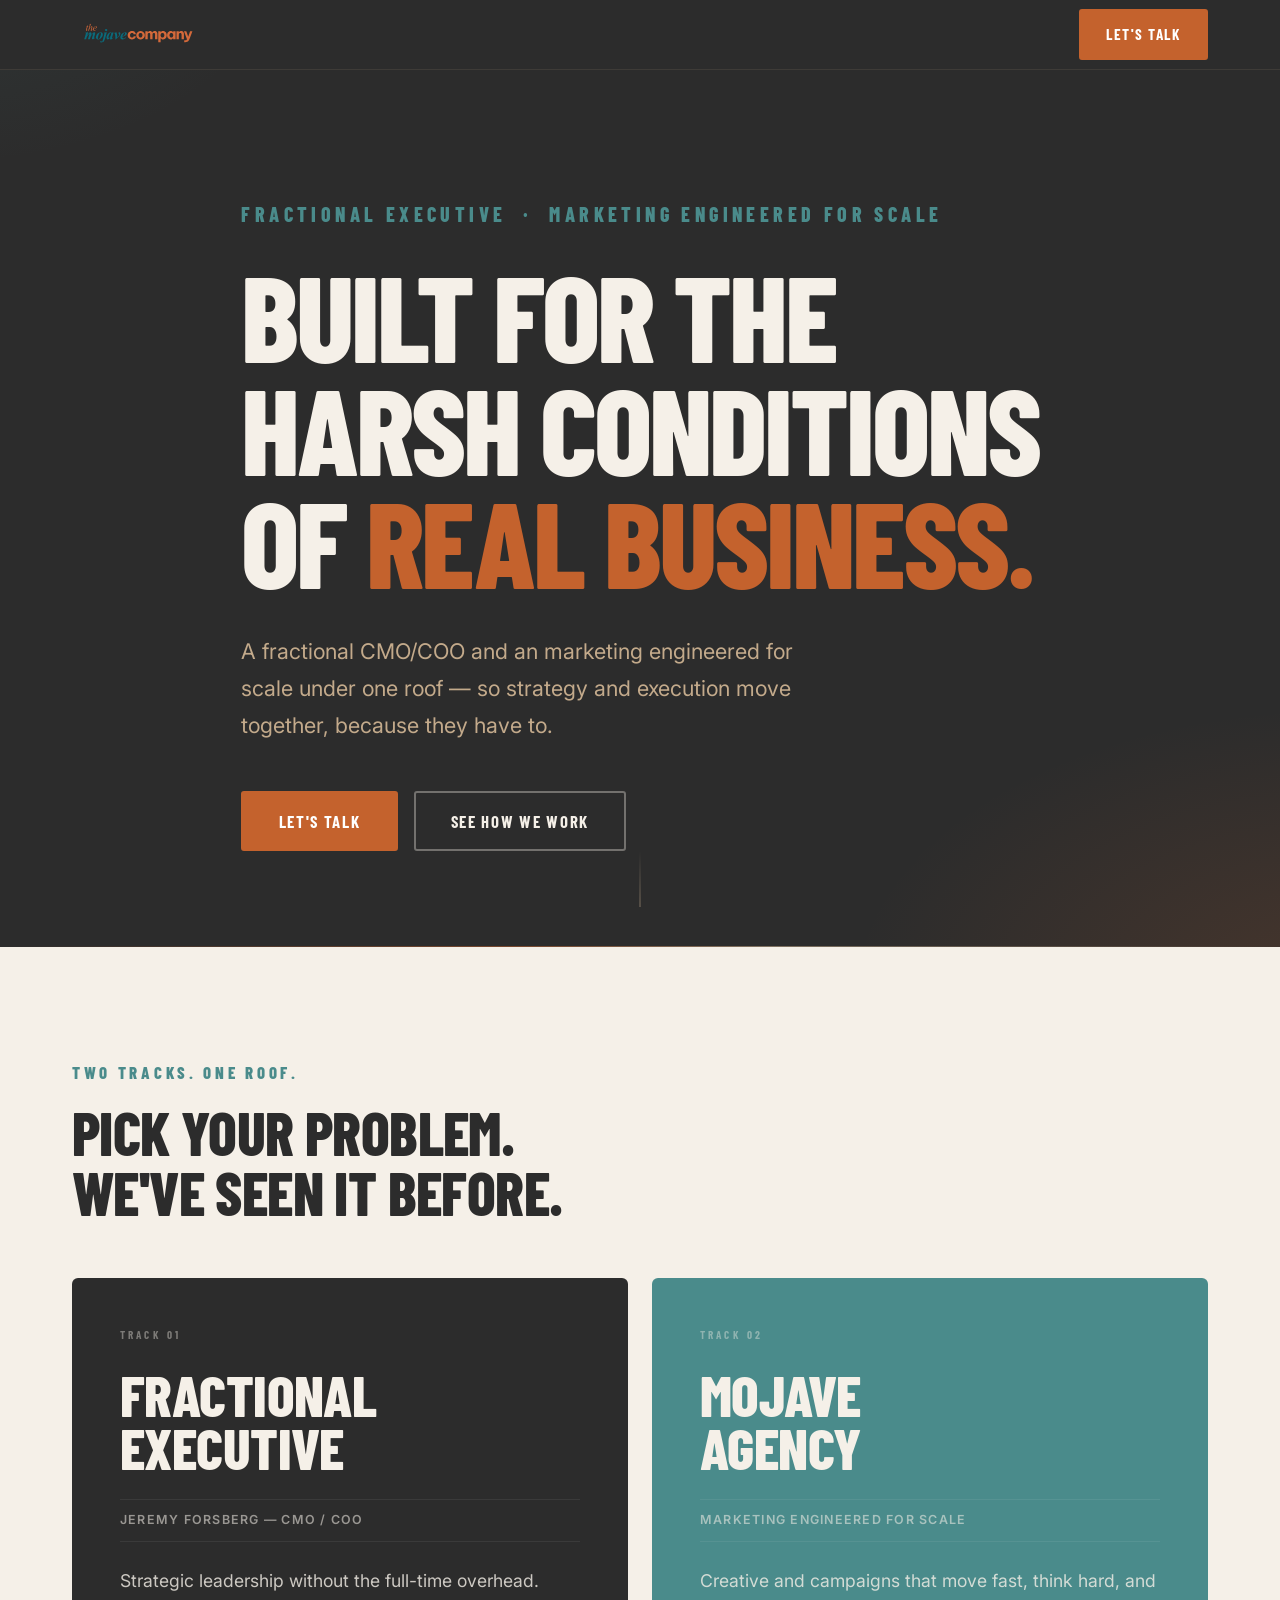
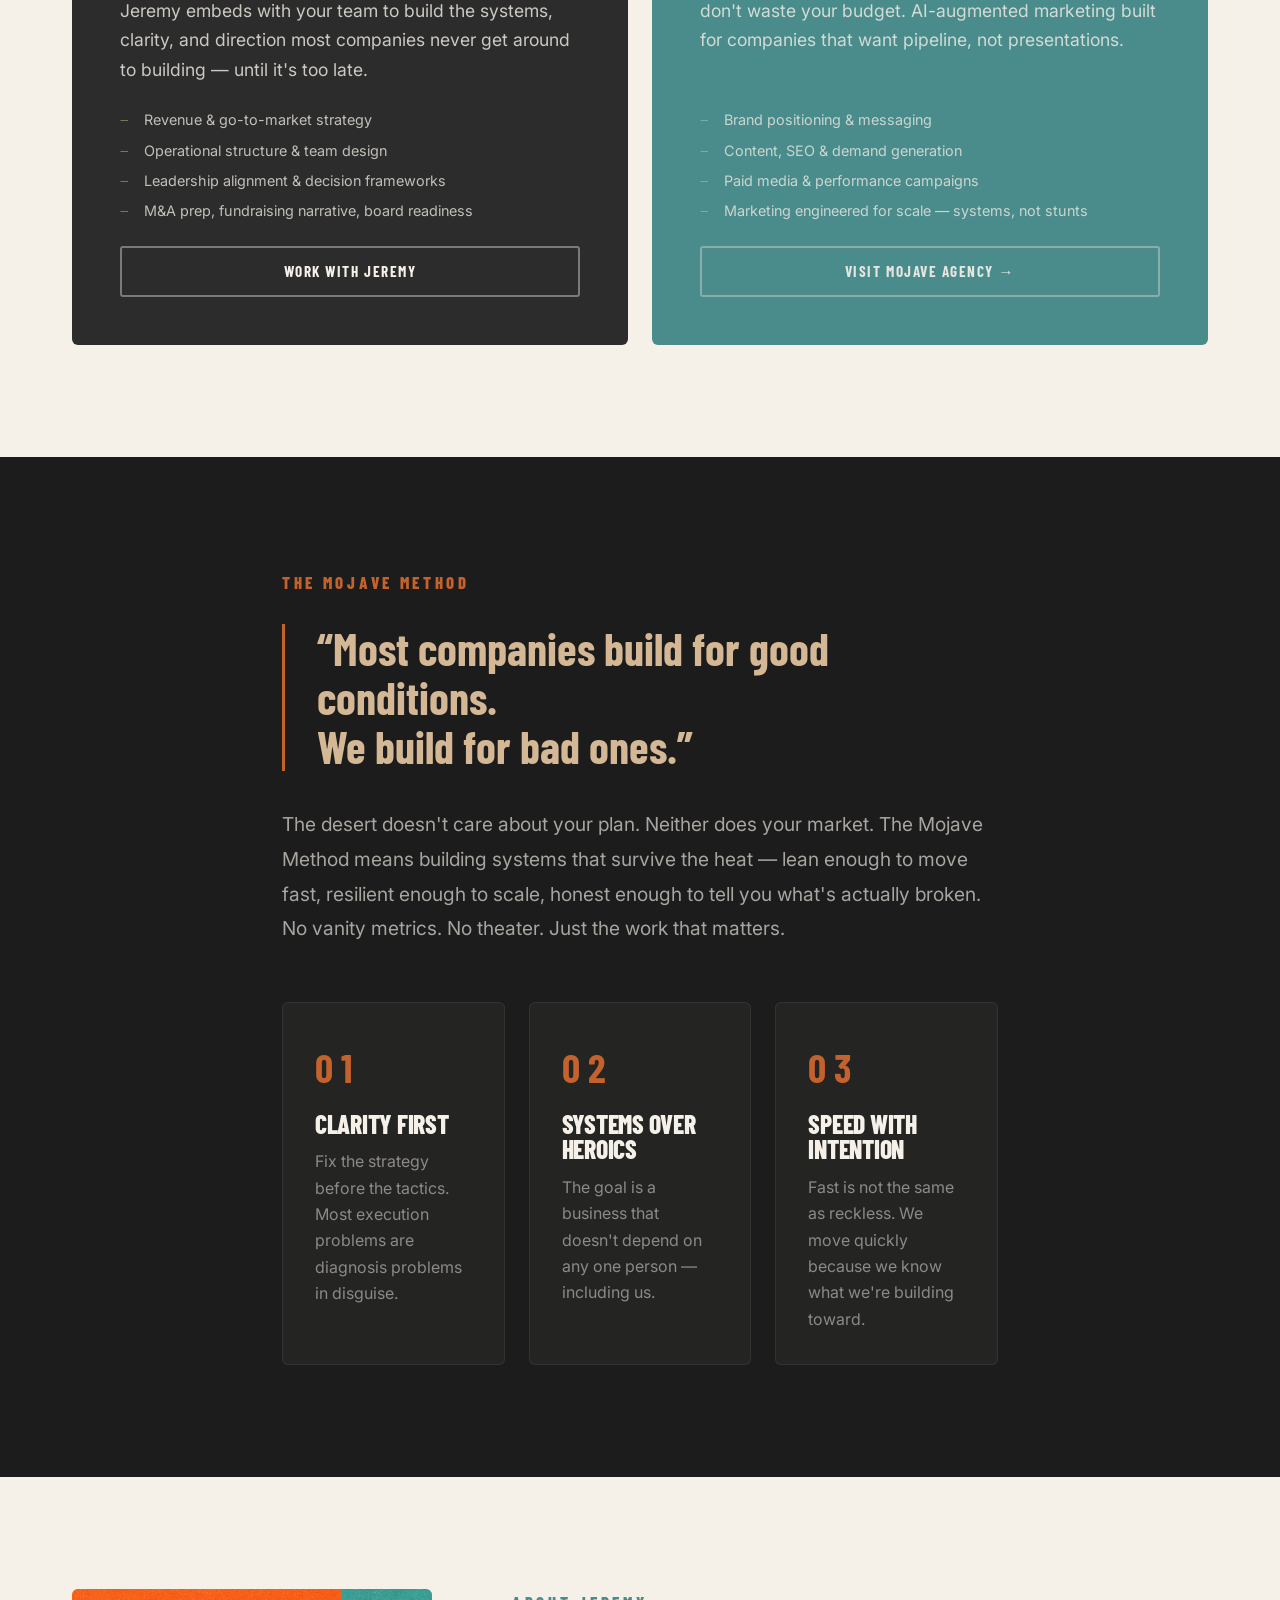
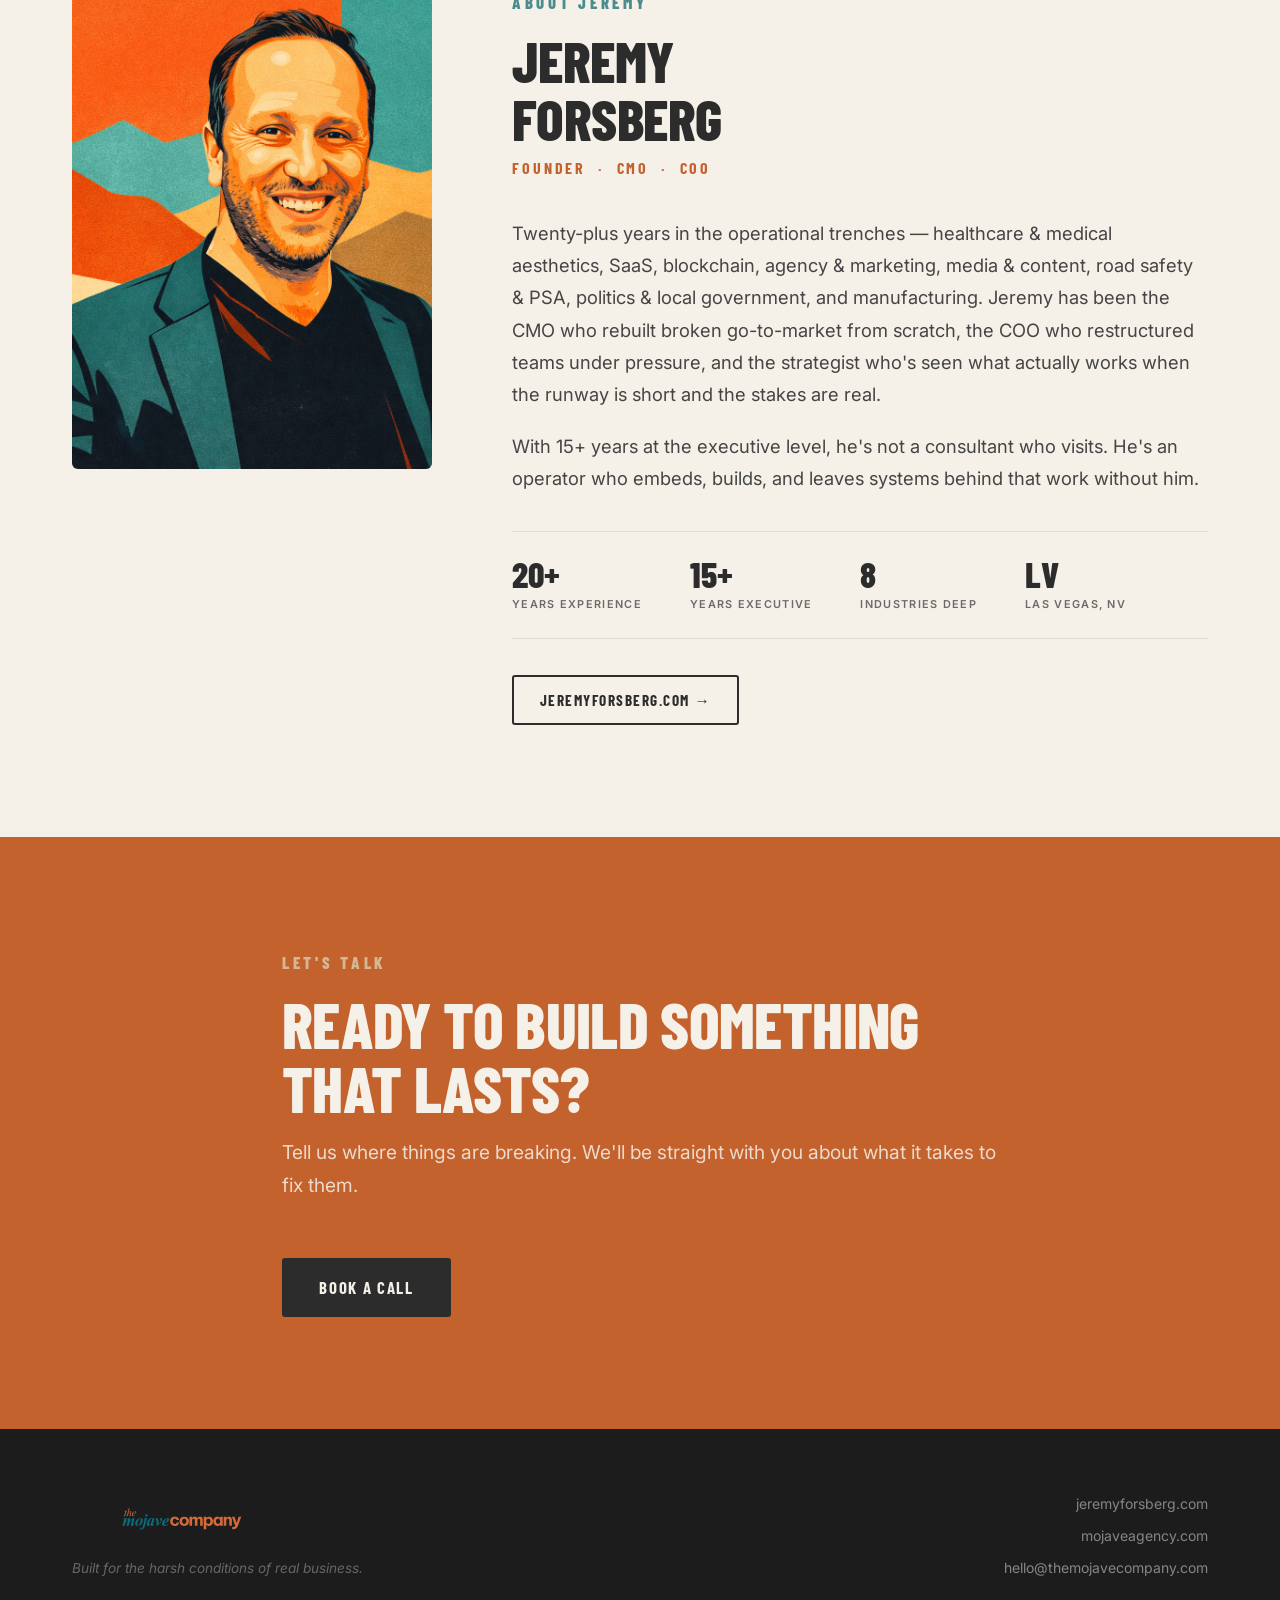
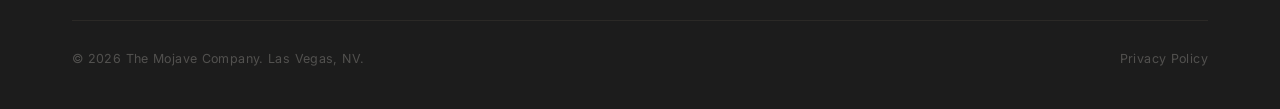
<file: index.html>
<!DOCTYPE html>
<html lang="en">
<head>
  <!-- Google Tag Manager -->
  <script>(function(w,d,s,l,i){w[l]=w[l]||[];w[l].push({'gtm.start':
  new Date().getTime(),event:'gtm.js'});var f=d.getElementsByTagName(s)[0],
  j=d.createElement(s),dl=l!='dataLayer'?'&l='+l:'';j.async=true;j.src=
  'https://www.googletagmanager.com/gtm.js?id='+i+dl;f.parentNode.insertBefore(j,f);
  })(window,document,'script','dataLayer','GTM-WJ6TGWSC');</script>
  <!-- End Google Tag Manager -->
  <meta charset="UTF-8">
  <meta name="viewport" content="width=device-width, initial-scale=1.0">
  <title>The Mojave Company — Fractional CMO/COO &amp; Marketing Engineered for Scale</title>
  <meta name="description" content="Fractional executive leadership and marketing engineered for scale under one roof. Built for the harsh conditions of real business. Las Vegas, NV.">
  <meta property="og:title" content="The Mojave Company">
  <meta property="og:description" content="Built for the harsh conditions of real business.">
  <meta property="og:url" content="https://themojavecompany.com">
  <link rel="preconnect" href="https://fonts.googleapis.com">
  <link rel="preconnect" href="https://fonts.gstatic.com" crossorigin>
  <link href="https://fonts.googleapis.com/css2?family=Barlow+Condensed:ital,wght@0,400;0,600;0,700;0,800;1,700&family=Inter:wght@400;500;600&display=swap" rel="stylesheet">
  <link rel="stylesheet" href="style.css">
  <link rel="icon" type="image/png" href="assets/mojave-m.png">
  <link rel="apple-touch-icon" href="assets/mojave-m.png">
</head>
<body>
  <!-- Google Tag Manager (noscript) -->
  <noscript><iframe src="https://www.googletagmanager.com/ns.html?id=GTM-WJ6TGWSC"
  height="0" width="0" style="display:none;visibility:hidden"></iframe></noscript>
  <!-- End Google Tag Manager (noscript) -->

  <!-- ================================
       NAV
       ================================ -->
  <nav class="nav" id="nav">
    <div class="nav__inner">
      <a href="#hero" class="nav__logo">
        <div class="nav__logo-wrap">
          <img src="assets/mojavecompany-logo.svg" alt="The Mojave Company" class="nav__logo-img">
        </div>
      </a>
      <a href="#contact" class="btn btn--primary">Let's Talk</a>
    </div>
  </nav>

  <!-- ================================
       HERO
       ================================ -->
  <section class="hero" id="hero">
    <div class="hero__bg"></div>
    <div class="hero__inner">
      <p class="hero__eyebrow">Fractional Executive &nbsp;·&nbsp; Marketing Engineered for Scale</p>
      <h1 class="hero__headline">
        Built for the<br>
        Harsh Conditions<br>
        of <em>Real Business.</em>
      </h1>
      <p class="hero__subhead">
        A fractional CMO/COO and an marketing engineered for scale under one roof —
        so strategy and execution move together, because they have to.
      </p>
      <div class="hero__actions">
        <a href="#contact" class="btn btn--primary btn--lg">Let's Talk</a>
        <a href="#services" class="btn btn--ghost btn--lg">See How We Work</a>
      </div>
    </div>
    <div class="hero__scroll" aria-hidden="true">
      <span></span>
    </div>
  </section>

  <!-- ================================
       SERVICES
       ================================ -->
  <section class="services" id="services">
    <div class="container">
      <div class="services__header">
        <p class="section__label">Two Tracks. One Roof.</p>
        <h2 class="section__title">Pick Your Problem.<br>We've Seen It Before.</h2>
      </div>
      <div class="services__grid">

        <!-- Track 01: Fractional Executive -->
        <div class="service-card service-card--exec">
          <div class="service-card__track">Track 01</div>
          <h3 class="service-card__title">Fractional<br>Executive</h3>
          <div class="service-card__meta">Jeremy Forsberg &mdash; CMO / COO</div>
          <p class="service-card__desc">
            Strategic leadership without the full-time overhead. Jeremy embeds with your team
            to build the systems, clarity, and direction most companies never get around to
            building — until it's too late.
          </p>
          <ul class="service-card__list">
            <li>Revenue &amp; go-to-market strategy</li>
            <li>Operational structure &amp; team design</li>
            <li>Leadership alignment &amp; decision frameworks</li>
            <li>M&amp;A prep, fundraising narrative, board readiness</li>
          </ul>
          <a href="#contact" class="btn btn--outline-light">Work with Jeremy</a>
        </div>

        <!-- Track 02: Mojave Agency -->
        <div class="service-card service-card--agency">
          <div class="service-card__track">Track 02</div>
          <h3 class="service-card__title">Mojave<br>Agency</h3>
          <div class="service-card__meta">Marketing Engineered for Scale</div>
          <p class="service-card__desc">
            Creative and campaigns that move fast, think hard, and don't waste your budget.
            AI-augmented marketing built for companies that want pipeline, not presentations.
          </p>
          <ul class="service-card__list">
            <li>Brand positioning &amp; messaging</li>
            <li>Content, SEO &amp; demand generation</li>
            <li>Paid media &amp; performance campaigns</li>
            <li>Marketing engineered for scale — systems, not stunts</li>
          </ul>
          <a href="https://mojaveagency.com" class="btn btn--outline-dark" target="_blank" rel="noopener">Visit Mojave Agency &rarr;</a>
        </div>

      </div>
    </div>
  </section>

  <!-- ================================
       THE MOJAVE METHOD
       ================================ -->
  <section class="method" id="method">
    <div class="container container--narrow">
      <p class="section__label section__label--accent">The Mojave Method</p>
      <blockquote class="method__quote">
        &ldquo;Most companies build for good conditions.<br>
        We build for bad ones.&rdquo;
      </blockquote>
      <p class="method__body">
        The desert doesn't care about your plan. Neither does your market. The Mojave Method
        means building systems that survive the heat — lean enough to move fast, resilient
        enough to scale, honest enough to tell you what's actually broken. No vanity metrics.
        No theater. Just the work that matters.
      </p>
      <div class="method__pillars">
        <div class="method__pillar">
          <span class="method__pillar-num">01</span>
          <h4 class="method__pillar-title">Clarity First</h4>
          <p class="method__pillar-body">Fix the strategy before the tactics. Most execution problems are diagnosis problems in disguise.</p>
        </div>
        <div class="method__pillar">
          <span class="method__pillar-num">02</span>
          <h4 class="method__pillar-title">Systems Over Heroics</h4>
          <p class="method__pillar-body">The goal is a business that doesn't depend on any one person — including us.</p>
        </div>
        <div class="method__pillar">
          <span class="method__pillar-num">03</span>
          <h4 class="method__pillar-title">Speed with Intention</h4>
          <p class="method__pillar-body">Fast is not the same as reckless. We move quickly because we know what we're building toward.</p>
        </div>
      </div>
    </div>
  </section>

  <!-- ================================
       ABOUT / CREDIBILITY
       ================================ -->
  <section class="about" id="about">
    <div class="container">
      <div class="about__grid">
        <div class="about__image-wrap">
          <img
            src="assets/jeremy-mojave.png"
            alt="Jeremy Forsberg"
            class="about__photo"
          >
        </div>
        <div class="about__content">
          <p class="section__label">About Jeremy</p>
          <h2 class="about__name">Jeremy<br>Forsberg</h2>
          <p class="about__role">Founder &nbsp;·&nbsp; CMO &nbsp;·&nbsp; COO</p>
          <p class="about__body">
            Twenty-plus years in the operational trenches — healthcare &amp; medical aesthetics,
            SaaS, blockchain, agency &amp; marketing, media &amp; content, road safety &amp; PSA,
            politics &amp; local government, and manufacturing.
            Jeremy has been the CMO who rebuilt broken go-to-market from scratch, the COO
            who restructured teams under pressure, and the strategist who's seen what
            actually works when the runway is short and the stakes are real.
          </p>
          <p class="about__body">
            With 15+ years at the executive level, he's not a consultant who visits.
            He's an operator who embeds, builds, and leaves systems behind that work without him.
          </p>
          <div class="about__stats">
            <div class="about__stat">
              <span class="about__stat-num">20+</span>
              <span class="about__stat-label">Years Experience</span>
            </div>
            <div class="about__stat">
              <span class="about__stat-num">15+</span>
              <span class="about__stat-label">Years Executive</span>
            </div>
            <div class="about__stat">
              <span class="about__stat-num">8</span>
              <span class="about__stat-label">Industries Deep</span>
            </div>
            <div class="about__stat">
              <span class="about__stat-num">LV</span>
              <span class="about__stat-label">Las Vegas, NV</span>
            </div>
          </div>
          <a href="https://jeremyforsberg.com" class="btn btn--secondary" target="_blank" rel="noopener">jeremyforsberg.com &rarr;</a>
        </div>
      </div>
    </div>
  </section>

  <!-- ================================
       CTA / CONTACT
       ================================ -->
  <section class="contact" id="contact">
    <div class="container container--narrow">
      <p class="section__label section__label--light">Let's Talk</p>
      <h2 class="contact__headline">Ready to build something<br>that lasts?</h2>
      <p class="contact__subhead">
        Tell us where things are breaking. We'll be straight with you
        about what it takes to fix them.
      </p>

      <a href="https://calendly.com/jeremy-themojavecompany/30min" class="btn btn--submit btn--lg" target="_blank" rel="noopener">Book a Call</a>
    </div>
  </section>

  <!-- ================================
       FOOTER
       ================================ -->
  <footer class="footer">
    <div class="container">
      <div class="footer__inner">
        <div class="footer__brand">
          <div class="footer__logo-wrap">
            <img src="assets/mojavecompany-logo.svg" alt="The Mojave Company" class="footer__logo-img">
          </div>
          <span class="footer__tagline">Built for the harsh conditions of real business.</span>
        </div>
        <nav class="footer__links" aria-label="Footer navigation">
          <a href="https://jeremyforsberg.com" target="_blank" rel="noopener">jeremyforsberg.com</a>
          <a href="https://mojaveagency.com" target="_blank" rel="noopener">mojaveagency.com</a>
          <a href="mailto:hello@themojavecompany.com">hello@themojavecompany.com</a>
        </nav>
      </div>
      <div class="footer__bottom">
        <span>&copy; 2026 The Mojave Company. Las Vegas, NV.</span>
        <a href="privacy.html">Privacy Policy</a>
      </div>
    </div>
  </footer>

</body>
</html>
</file>
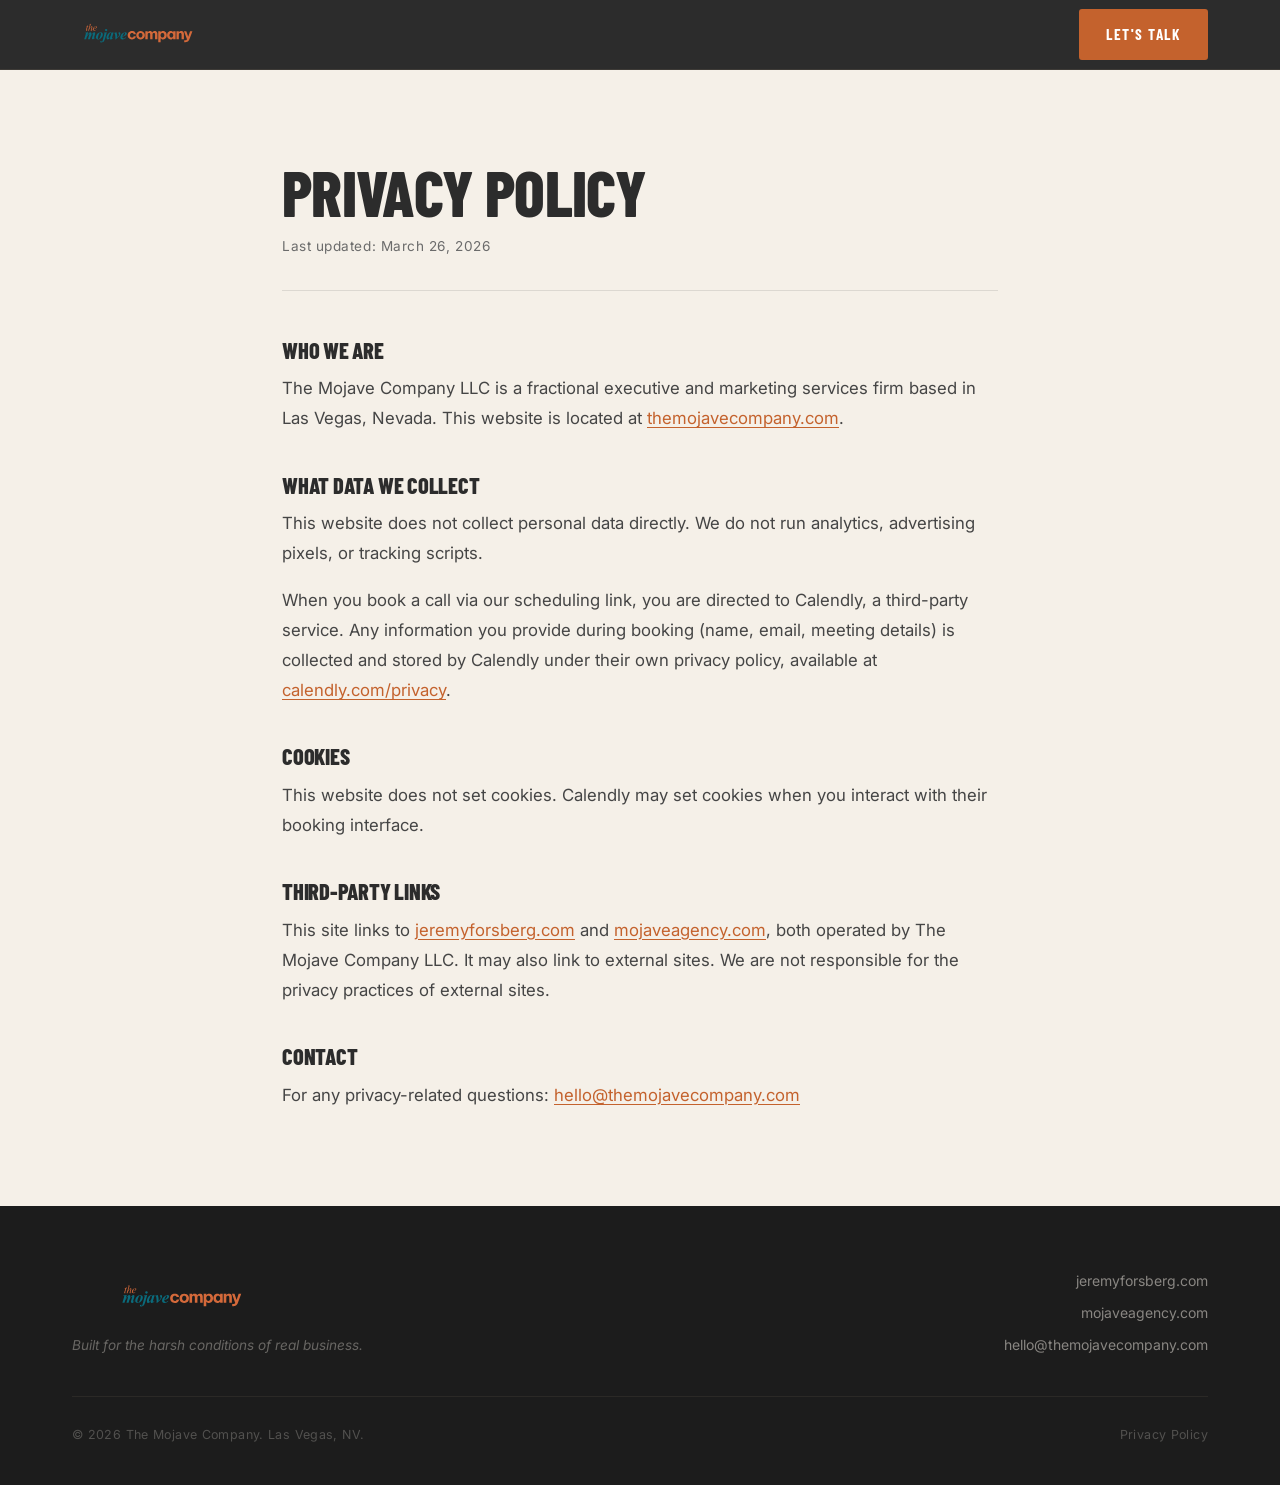
<file: privacy.html>
<!DOCTYPE html>
<html lang="en">
<head>
  <!-- Google Tag Manager -->
  <script>(function(w,d,s,l,i){w[l]=w[l]||[];w[l].push({'gtm.start':
  new Date().getTime(),event:'gtm.js'});var f=d.getElementsByTagName(s)[0],
  j=d.createElement(s),dl=l!='dataLayer'?'&l='+l:'';j.async=true;j.src=
  'https://www.googletagmanager.com/gtm.js?id='+i+dl;f.parentNode.insertBefore(j,f);
  })(window,document,'script','dataLayer','GTM-WJ6TGWSC');</script>
  <!-- End Google Tag Manager -->
  <meta charset="UTF-8">
  <meta name="viewport" content="width=device-width, initial-scale=1.0">
  <title>Privacy Policy — The Mojave Company</title>
  <meta name="description" content="Privacy policy for The Mojave Company LLC.">
  <link rel="preconnect" href="https://fonts.googleapis.com">
  <link rel="preconnect" href="https://fonts.gstatic.com" crossorigin>
  <link href="https://fonts.googleapis.com/css2?family=Barlow+Condensed:ital,wght@0,400;0,600;0,700;0,800;1,700&family=Inter:wght@400;500;600&display=swap" rel="stylesheet">
  <link rel="stylesheet" href="style.css">
  <link rel="icon" type="image/png" href="assets/mojave-m.png">
  <link rel="apple-touch-icon" href="assets/mojave-m.png">
  <style>
    .privacy {
      padding: 10rem 0 6rem;
      min-height: 100vh;
    }
    .privacy__header {
      margin-bottom: 3rem;
      padding-bottom: 2rem;
      border-bottom: 1px solid rgba(44, 44, 44, 0.12);
    }
    .privacy__title {
      font-size: clamp(2.5rem, 5vw, 4rem);
      margin-bottom: 0.75rem;
    }
    .privacy__updated {
      font-size: 0.85rem;
      color: var(--muted);
      letter-spacing: 0.04em;
    }
    .privacy__body {
      display: flex;
      flex-direction: column;
      gap: 2.5rem;
    }
    .privacy__section h2 {
      font-size: 1.4rem;
      margin-bottom: 0.75rem;
      color: var(--charcoal);
    }
    .privacy__section p {
      font-size: 1.05rem;
      line-height: 1.8;
      color: #454545;
    }
    .privacy__section p + p {
      margin-top: 1rem;
    }
    .privacy__section a {
      color: var(--burnt-orange);
      text-decoration: underline;
      text-underline-offset: 3px;
    }
    .privacy__section a:hover {
      opacity: 0.8;
    }
  </style>
</head>
<body>
  <!-- Google Tag Manager (noscript) -->
  <noscript><iframe src="https://www.googletagmanager.com/ns.html?id=GTM-WJ6TGWSC"
  height="0" width="0" style="display:none;visibility:hidden"></iframe></noscript>
  <!-- End Google Tag Manager (noscript) -->

  <!-- NAV -->
  <nav class="nav" id="nav">
    <div class="nav__inner">
      <a href="/" class="nav__logo">
        <div class="nav__logo-wrap">
          <img src="assets/mojavecompany-logo.svg" alt="The Mojave Company" class="nav__logo-img">
        </div>
      </a>
      <a href="/#contact" class="btn btn--primary">Let's Talk</a>
    </div>
  </nav>

  <!-- PRIVACY POLICY -->
  <main class="privacy">
    <div class="container container--narrow">

      <div class="privacy__header">
        <h1 class="privacy__title">Privacy Policy</h1>
        <p class="privacy__updated">Last updated: March 26, 2026</p>
      </div>

      <div class="privacy__body">

        <div class="privacy__section">
          <h2>Who we are</h2>
          <p>The Mojave Company LLC is a fractional executive and marketing services firm based in Las Vegas, Nevada. This website is located at <a href="https://themojavecompany.com">themojavecompany.com</a>.</p>
        </div>

        <div class="privacy__section">
          <h2>What data we collect</h2>
          <p>This website does not collect personal data directly. We do not run analytics, advertising pixels, or tracking scripts.</p>
          <p>When you book a call via our scheduling link, you are directed to Calendly, a third-party service. Any information you provide during booking (name, email, meeting details) is collected and stored by Calendly under their own privacy policy, available at <a href="https://calendly.com/privacy" target="_blank" rel="noopener">calendly.com/privacy</a>.</p>
        </div>

        <div class="privacy__section">
          <h2>Cookies</h2>
          <p>This website does not set cookies. Calendly may set cookies when you interact with their booking interface.</p>
        </div>

        <div class="privacy__section">
          <h2>Third-party links</h2>
          <p>This site links to <a href="https://jeremyforsberg.com" target="_blank" rel="noopener">jeremyforsberg.com</a> and <a href="https://mojaveagency.com" target="_blank" rel="noopener">mojaveagency.com</a>, both operated by The Mojave Company LLC. It may also link to external sites. We are not responsible for the privacy practices of external sites.</p>
        </div>

        <div class="privacy__section">
          <h2>Contact</h2>
          <p>For any privacy-related questions: <a href="mailto:hello@themojavecompany.com">hello@themojavecompany.com</a></p>
        </div>

      </div>
    </div>
  </main>

  <!-- FOOTER -->
  <footer class="footer">
    <div class="container">
      <div class="footer__inner">
        <div class="footer__brand">
          <div class="footer__logo-wrap">
            <img src="assets/mojavecompany-logo.svg" alt="The Mojave Company" class="footer__logo-img">
          </div>
          <span class="footer__tagline">Built for the harsh conditions of real business.</span>
        </div>
        <nav class="footer__links" aria-label="Footer navigation">
          <a href="https://jeremyforsberg.com" target="_blank" rel="noopener">jeremyforsberg.com</a>
          <a href="https://mojaveagency.com" target="_blank" rel="noopener">mojaveagency.com</a>
          <a href="mailto:hello@themojavecompany.com">hello@themojavecompany.com</a>
        </nav>
      </div>
      <div class="footer__bottom">
        <span>&copy; 2026 The Mojave Company. Las Vegas, NV.</span>
        <a href="privacy.html">Privacy Policy</a>
      </div>
    </div>
  </footer>

</body>
</html>
</file>
<file: style.css>
/* ============================================================
   THE MOJAVE COMPANY — style.css
   themojavecompany.com
   ============================================================ */

/* ── Custom Properties ─────────────────────────────────────── */
:root {
  --sand:         #D4B896;
  --charcoal:     #2C2C2C;
  --burnt-orange: #C4622D;
  --teal:         #4A8B8B;
  --off-white:    #F5F0E8;
  --dark:         #1C1C1C;
  --muted:        #6B6B6B;

  --font-heading: 'Barlow Condensed', sans-serif;
  --font-body:    'Inter', sans-serif;

  --max-w:        1200px;
  --max-w-narrow: 780px;

  --ease: 0.2s ease;
}

/* ── Reset ──────────────────────────────────────────────────── */
*, *::before, *::after {
  box-sizing: border-box;
  margin: 0;
  padding: 0;
}

html {
  scroll-behavior: smooth;
  font-size: 16px;
}

body {
  font-family: var(--font-body);
  color: var(--charcoal);
  background: var(--off-white);
  line-height: 1.6;
  -webkit-font-smoothing: antialiased;
  -moz-osx-font-smoothing: grayscale;
}

img {
  display: block;
  max-width: 100%;
}

a {
  color: inherit;
  text-decoration: none;
}

ul { list-style: none; }

h1, h2, h3, h4 {
  font-family: var(--font-heading);
  font-weight: 800;
  line-height: 1;
  text-transform: uppercase;
  letter-spacing: -0.01em;
}

/* ── Containers ─────────────────────────────────────────────── */
.container {
  max-width: var(--max-w);
  margin: 0 auto;
  padding: 0 2rem;
}

.container--narrow {
  max-width: var(--max-w-narrow);
  margin: 0 auto;
  padding: 0 2rem;
}

/* ── Section Labels ─────────────────────────────────────────── */
.section__label {
  display: block;
  font-family: var(--font-heading);
  font-size: 1.05rem;
  font-weight: 800;
  letter-spacing: 0.22em;
  text-transform: uppercase;
  color: var(--teal);
  margin-bottom: 1rem;
}

.section__label--accent { color: var(--burnt-orange); }
.section__label--light  { color: var(--sand); }

.section__title {
  font-size: clamp(2.5rem, 5vw, 3.75rem);
  margin-bottom: 3.5rem;
}

/* ── Buttons ────────────────────────────────────────────────── */
.btn {
  display: inline-block;
  font-family: var(--font-heading);
  font-size: 0.95rem;
  font-weight: 700;
  letter-spacing: 0.1em;
  text-transform: uppercase;
  padding: 0.7rem 1.6rem;
  border-radius: 3px;
  border: 2px solid transparent;
  cursor: pointer;
  transition: background var(--ease), color var(--ease), border-color var(--ease);
  white-space: nowrap;
  text-align: center;
}

.btn--lg   { font-size: 1.05rem; padding: 0.9rem 2.2rem; }
.btn--full { width: 100%; display: block; }

/* Primary — burnt orange fill */
.btn--primary {
  background: var(--burnt-orange);
  color: #fff;
  border-color: var(--burnt-orange);
}
.btn--primary:hover {
  background: #ad5426;
  border-color: #ad5426;
}

/* Ghost — for dark backgrounds */
.btn--ghost {
  background: transparent;
  color: var(--off-white);
  border-color: rgba(245, 240, 232, 0.35);
}
.btn--ghost:hover {
  background: rgba(245, 240, 232, 0.08);
  border-color: rgba(245, 240, 232, 0.7);
}

/* Outline light — on dark card */
.btn--outline-light {
  background: transparent;
  color: var(--off-white);
  border-color: rgba(245, 240, 232, 0.4);
}
.btn--outline-light:hover {
  background: var(--off-white);
  color: var(--charcoal);
}

/* Outline dark — on light card */
.btn--outline-dark {
  background: transparent;
  color: rgba(245, 240, 232, 0.9);
  border-color: rgba(245, 240, 232, 0.35);
}
.btn--outline-dark:hover {
  background: rgba(245, 240, 232, 0.12);
  border-color: rgba(245, 240, 232, 0.7);
}

/* Secondary — charcoal outline on light bg */
.btn--secondary {
  background: transparent;
  color: var(--charcoal);
  border-color: var(--charcoal);
}
.btn--secondary:hover {
  background: var(--charcoal);
  color: var(--off-white);
}

/* Submit — inside contact section */
.btn--submit {
  background: var(--charcoal);
  color: var(--off-white);
  border-color: var(--charcoal);
  margin-top: 0.5rem;
}
.btn--submit:hover {
  background: var(--dark);
  border-color: var(--dark);
}


/* ============================================================
   NAV
   ============================================================ */

.nav {
  position: fixed;
  top: 0;
  left: 0;
  right: 0;
  z-index: 200;
  height: 70px;
  background: var(--charcoal);
  border-bottom: 1px solid rgba(212, 184, 150, 0.1);
}

.nav__inner {
  max-width: var(--max-w);
  height: 100%;
  margin: 0 auto;
  padding: 0 2rem;
  display: flex;
  align-items: center;
  justify-content: space-between;
}

.nav__logo {
  display: flex;
  align-items: center;
}

.nav__logo-wrap {
  max-width: 200px;
  height: 50px;
  overflow: hidden;
}

.nav__logo-img {
  width: 100%;
  height: 100%;
  object-fit: contain;
  display: block;
}

@media (max-width: 640px) {
  .nav__logo-img { width: 110px; max-width: 110px; }
}


/* ============================================================
   HERO
   ============================================================ */

.hero {
  position: relative;
  min-height: 100svh;
  display: flex;
  align-items: center;
  background: var(--charcoal);
  overflow: hidden;
  padding-top: 70px;
}

/* Subtle warmth gradients — no image dependency */
.hero__bg {
  position: absolute;
  inset: 0;
  pointer-events: none;
  background:
    radial-gradient(ellipse 70% 55% at 105% 105%, rgba(196, 98, 45, 0.18) 0%, transparent 55%),
    radial-gradient(ellipse 55% 45% at -5%  -5%,  rgba(74, 139, 139, 0.1)  0%, transparent 50%);
}

/* Thin horizon rule at section break */
.hero::after {
  content: '';
  position: absolute;
  bottom: 0;
  left: 0;
  right: 0;
  height: 1px;
  background: linear-gradient(90deg, transparent 0%, var(--burnt-orange) 40%, var(--sand) 60%, transparent 100%);
  opacity: 0.5;
}

.hero__inner {
  position: relative;
  z-index: 1;
  max-width: var(--max-w);
  margin: 0 auto;
  padding: 8rem 2rem 6rem;
}

.hero__eyebrow {
  font-family: var(--font-heading);
  font-size: 1.25rem;
  font-weight: 800;
  letter-spacing: 0.22em;
  text-transform: uppercase;
  color: var(--teal);
  margin-bottom: 1.75rem;
}

.hero__headline {
  font-size: clamp(3.75rem, 9.5vw, 8.5rem);
  font-weight: 800;
  color: var(--off-white);
  line-height: 0.93;
  letter-spacing: -0.025em;
  margin-bottom: 2.25rem;
}

.hero__headline em {
  font-style: normal;
  color: var(--burnt-orange);
}

.hero__subhead {
  font-size: clamp(1.1rem, 2vw, 1.35rem);
  color: var(--sand);
  max-width: 560px;
  line-height: 1.7;
  margin-bottom: 3rem;
  opacity: 0.9;
}

.hero__actions {
  display: flex;
  gap: 1rem;
  flex-wrap: wrap;
}

/* Scroll indicator */
.hero__scroll {
  position: absolute;
  bottom: 2.5rem;
  left: 50%;
  transform: translateX(-50%);
  z-index: 1;
}

.hero__scroll span {
  display: block;
  width: 1px;
  height: 56px;
  background: linear-gradient(to bottom, transparent, var(--sand));
  margin: 0 auto;
  animation: scrollDrop 2s ease-in-out infinite;
  opacity: 0.5;
}

@keyframes scrollDrop {
  0%   { transform: scaleY(0); transform-origin: top; opacity: 0; }
  40%  { transform: scaleY(1); transform-origin: top; opacity: 0.5; }
  60%  { transform: scaleY(1); transform-origin: bottom; opacity: 0.5; }
  100% { transform: scaleY(0); transform-origin: bottom; opacity: 0; }
}


/* ============================================================
   SERVICES
   ============================================================ */

.services {
  background: var(--off-white);
  padding: 7rem 0;
}

.services__header {
  margin-bottom: 0;
}

.services__grid {
  display: grid;
  grid-template-columns: 1fr 1fr;
  gap: 1.5rem;
}

.service-card {
  padding: 3rem;
  border-radius: 6px;
  display: flex;
  flex-direction: column;
  gap: 1.5rem;
}

.service-card--exec   { background: var(--charcoal); color: var(--off-white); }
.service-card--agency { background: var(--teal);     color: var(--off-white); }

.service-card__track {
  font-family: var(--font-heading);
  font-size: 0.7rem;
  font-weight: 700;
  letter-spacing: 0.28em;
  text-transform: uppercase;
  opacity: 0.4;
}

.service-card__title {
  font-size: clamp(2.75rem, 4.5vw, 3.75rem);
  line-height: 0.93;
}

.service-card__meta {
  font-size: 0.78rem;
  font-weight: 600;
  letter-spacing: 0.1em;
  text-transform: uppercase;
  opacity: 0.55;
  padding: 0.65rem 0;
  border-top: 1px solid rgba(255,255,255,0.12);
  border-bottom: 1px solid rgba(255,255,255,0.12);
}

.service-card__desc {
  font-size: 1.1rem;
  line-height: 1.7;
  opacity: 0.8;
  flex: 1;
}

.service-card__list {
  display: flex;
  flex-direction: column;
  gap: 0.55rem;
}

.service-card__list li {
  font-size: 0.9rem;
  padding-left: 1.5rem;
  position: relative;
  opacity: 0.75;
  line-height: 1.5;
}

.service-card__list li::before {
  content: '—';
  position: absolute;
  left: 0;
  color: var(--sand);
  opacity: 0.7;
  font-family: var(--font-heading);
}

.service-card--agency .service-card__list li::before {
  color: rgba(245, 240, 232, 0.6);
}


/* ============================================================
   THE MOJAVE METHOD
   ============================================================ */

.method {
  background: var(--dark);
  padding: 7rem 0;
  color: var(--off-white);
}

.method__quote {
  font-family: var(--font-heading);
  font-size: clamp(1.9rem, 3.5vw, 3rem);
  font-weight: 700;
  line-height: 1.1;
  color: var(--sand);
  border-left: 3px solid var(--burnt-orange);
  padding-left: 2rem;
  margin: 1.75rem 0 2.25rem;
  font-style: normal;
}

.method__body {
  font-size: 1.2rem;
  line-height: 1.8;
  color: rgba(245, 240, 232, 0.65);
  margin-bottom: 3.5rem;
}

.method__pillars {
  display: grid;
  grid-template-columns: repeat(3, 1fr);
  gap: 1.5rem;
}

.method__pillar {
  padding: 2rem;
  border-radius: 6px;
  background: rgba(245, 240, 232, 0.04);
  border: 1px solid rgba(245, 240, 232, 0.07);
}

.method__pillar-num {
  display: block;
  font-family: var(--font-heading);
  font-size: 2.5rem;
  font-weight: 700;
  letter-spacing: 0.2em;
  color: var(--burnt-orange);
  margin-bottom: 0.75rem;
}

.method__pillar-title {
  font-size: 1.6rem;
  color: var(--off-white);
  margin-bottom: 0.75rem;
}

.method__pillar-body {
  font-size: 1rem;
  line-height: 1.65;
  color: rgba(245, 240, 232, 0.5);
}


/* ============================================================
   ABOUT
   ============================================================ */

.about {
  background: var(--off-white);
  padding: 7rem 0;
}

.about__grid {
  display: grid;
  grid-template-columns: 360px 1fr;
  gap: 5rem;
  align-items: start;
}

.about__image-wrap {
  position: relative;
  border-radius: 6px;
  overflow: hidden;
  background: var(--sand);
  aspect-ratio: 3 / 4;
}

.about__photo {
  width: 100%;
  height: 100%;
  object-fit: cover;
  object-position: center top;
}


.about__name {
  font-size: clamp(2.75rem, 4.5vw, 4.25rem);
  margin-bottom: 0.5rem;
}

.about__role {
  font-family: var(--font-heading);
  font-size: 1rem;
  font-weight: 700;
  letter-spacing: 0.18em;
  text-transform: uppercase;
  color: var(--burnt-orange);
  margin-bottom: 2.25rem;
}

.about__body {
  font-size: 1.15rem;
  line-height: 1.75;
  color: #454545;
  margin-bottom: 1.25rem;
}

.about__stats {
  display: flex;
  gap: 3rem;
  margin: 2.25rem 0;
  padding: 1.5rem 0;
  border-top: 1px solid rgba(44, 44, 44, 0.1);
  border-bottom: 1px solid rgba(44, 44, 44, 0.1);
}

.about__stat {
  display: flex;
  flex-direction: column;
  gap: 0.3rem;
}

.about__stat-num {
  font-family: var(--font-heading);
  font-size: 2.25rem;
  font-weight: 800;
  color: var(--charcoal);
  line-height: 1;
}

.about__stat-label {
  font-size: 0.68rem;
  font-weight: 600;
  letter-spacing: 0.12em;
  text-transform: uppercase;
  color: var(--muted);
}


/* ============================================================
   CONTACT
   ============================================================ */

.contact {
  background: var(--burnt-orange);
  padding: 7rem 0;
  color: var(--off-white);
}

.contact__headline {
  font-size: clamp(2.5rem, 5vw, 4rem);
  color: var(--off-white);
  margin-bottom: 1rem;
}

.contact__subhead {
  font-size: 1.2rem;
  line-height: 1.7;
  opacity: 0.85;
  margin-bottom: 3rem;
}



/* ============================================================
   FOOTER
   ============================================================ */

.footer {
  background: var(--dark);
  padding: 4rem 0 2.5rem;
  color: var(--off-white);
}

.footer__inner {
  display: flex;
  align-items: flex-start;
  justify-content: space-between;
  gap: 2rem;
  padding-bottom: 2.5rem;
  border-bottom: 1px solid rgba(212, 184, 150, 0.08);
  flex-wrap: wrap;
}

.footer__brand {
  display: flex;
  flex-direction: column;
  gap: 0.6rem;
}

.footer__logo-wrap {
  max-width: 220px;
  height: 55px;
  overflow: hidden;
}

.footer__logo-img {
  width: 100%;
  height: 100%;
  object-fit: contain;
  display: block;
}

.footer__tagline {
  font-size: 0.85rem;
  color: rgba(245, 240, 232, 0.35);
  font-style: italic;
}

.footer__links {
  display: flex;
  flex-direction: column;
  align-items: flex-end;
  gap: 0.6rem;
}

.footer__links a {
  font-size: 0.875rem;
  color: rgba(245, 240, 232, 0.5);
  transition: color var(--ease);
}

.footer__links a:hover { color: var(--sand); }

.footer__bottom {
  padding-top: 1.75rem;
  font-size: 0.78rem;
  color: rgba(245, 240, 232, 0.25);
  letter-spacing: 0.03em;
  display: flex;
  justify-content: space-between;
  align-items: center;
  gap: 1rem;
  flex-wrap: wrap;
}

.footer__bottom a {
  color: rgba(245, 240, 232, 0.25);
  transition: color var(--ease);
}

.footer__bottom a:hover {
  color: rgba(245, 240, 232, 0.5);
}


/* ============================================================
   RESPONSIVE
   ============================================================ */

@media (max-width: 960px) {
  .services__grid {
    grid-template-columns: 1fr;
  }

  .method__pillars {
    grid-template-columns: 1fr 1fr;
  }

  .about__grid {
    grid-template-columns: 1fr;
    gap: 3rem;
  }

  .about__image-wrap {
    max-width: 320px;
    aspect-ratio: 1 / 1;
  }
}

@media (max-width: 640px) {
  .nav__inner {
    padding: 1rem 1.25rem;
  }


  .hero__inner {
    padding: 6rem 1.25rem 5rem;
  }

  .hero__actions {
    flex-direction: column;
    align-items: flex-start;
  }

  .hero__actions .btn { width: 100%; text-align: center; }

  .hero__scroll { display: none; }

  .services,
  .method,
  .about,
  .contact,
  .footer {
    padding-top: 5rem;
    padding-bottom: 5rem;
  }

  .service-card { padding: 2.25rem 1.75rem; }

  .method__pillars {
    grid-template-columns: 1fr;
  }

  .about__stats {
    flex-wrap: wrap;
    gap: 1.5rem;
  }

  .footer__inner {
    flex-direction: column;
  }

  .footer__links {
    align-items: flex-start;
  }

  .container,
  .container--narrow {
    padding: 0 1.25rem;
  }
}

@media (prefers-reduced-motion: reduce) {
  html { scroll-behavior: auto; }
  .hero__scroll span { animation: none; }
}
</file>
